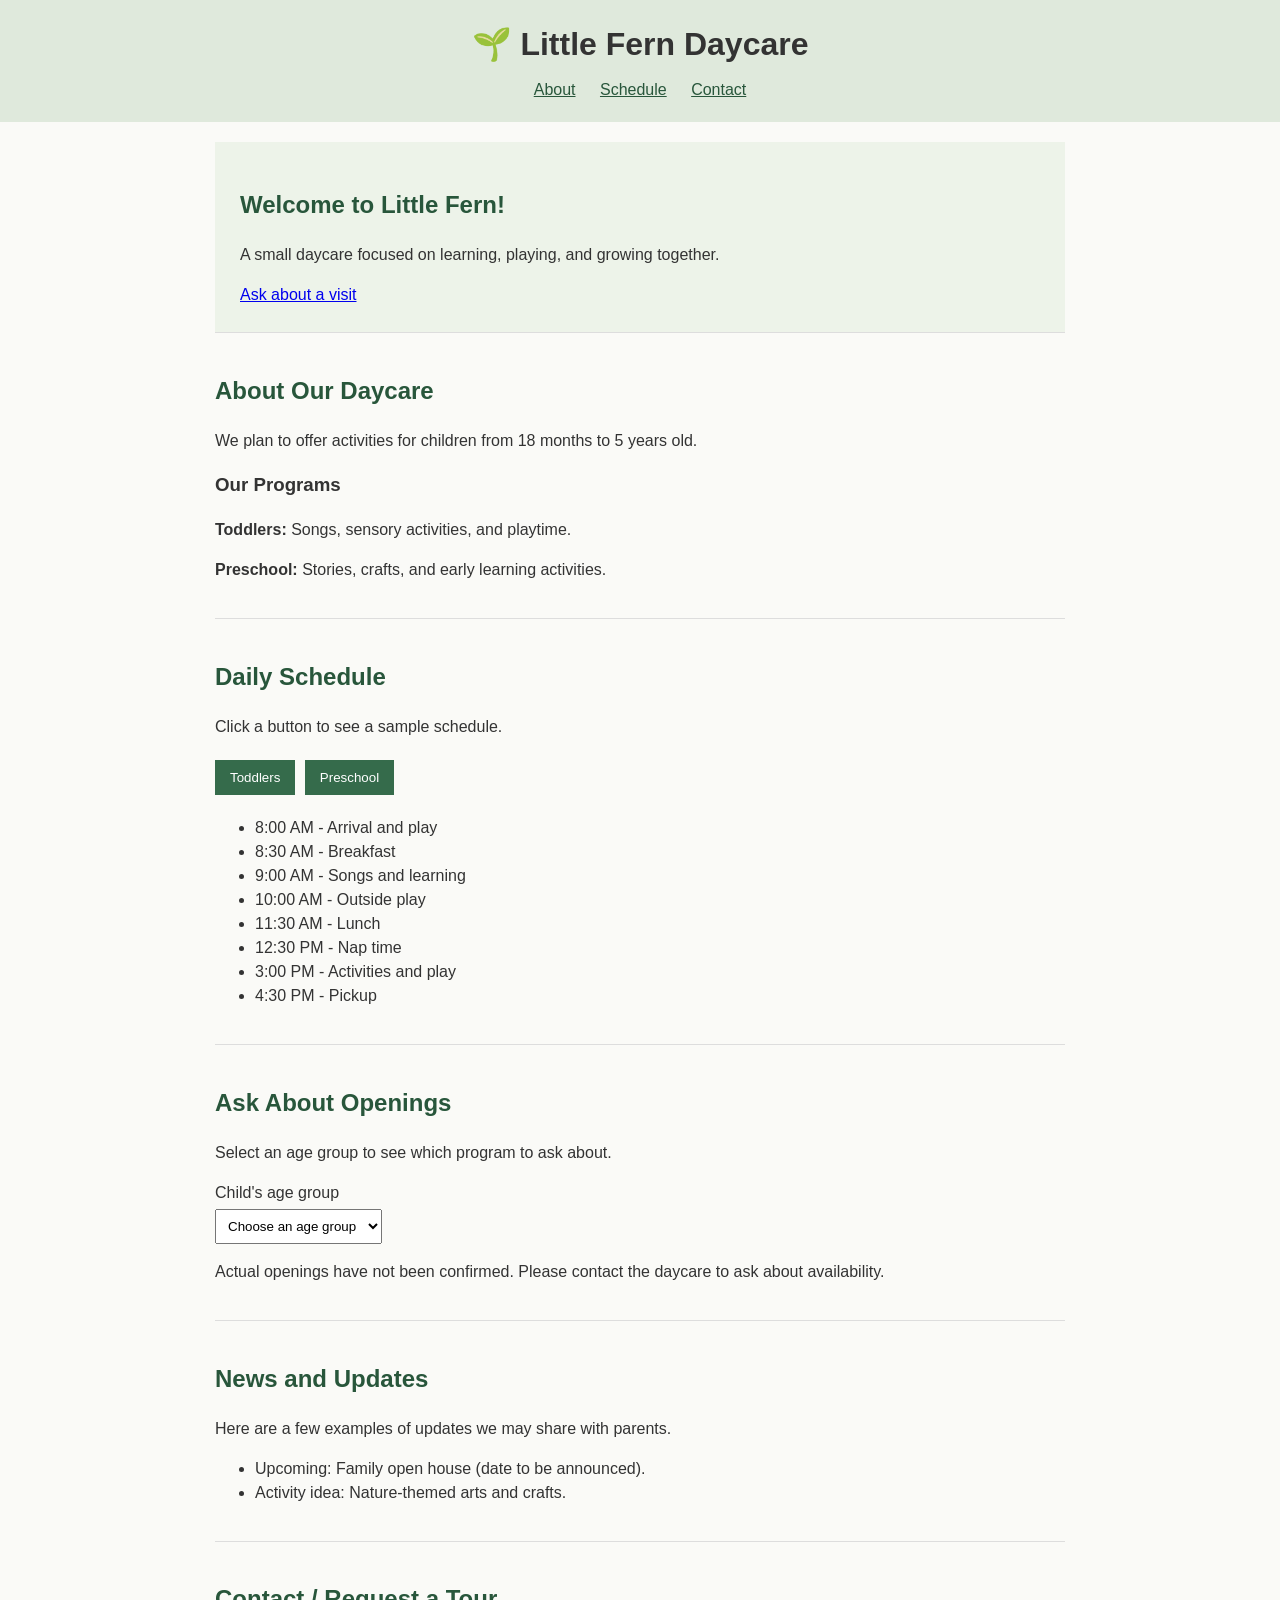
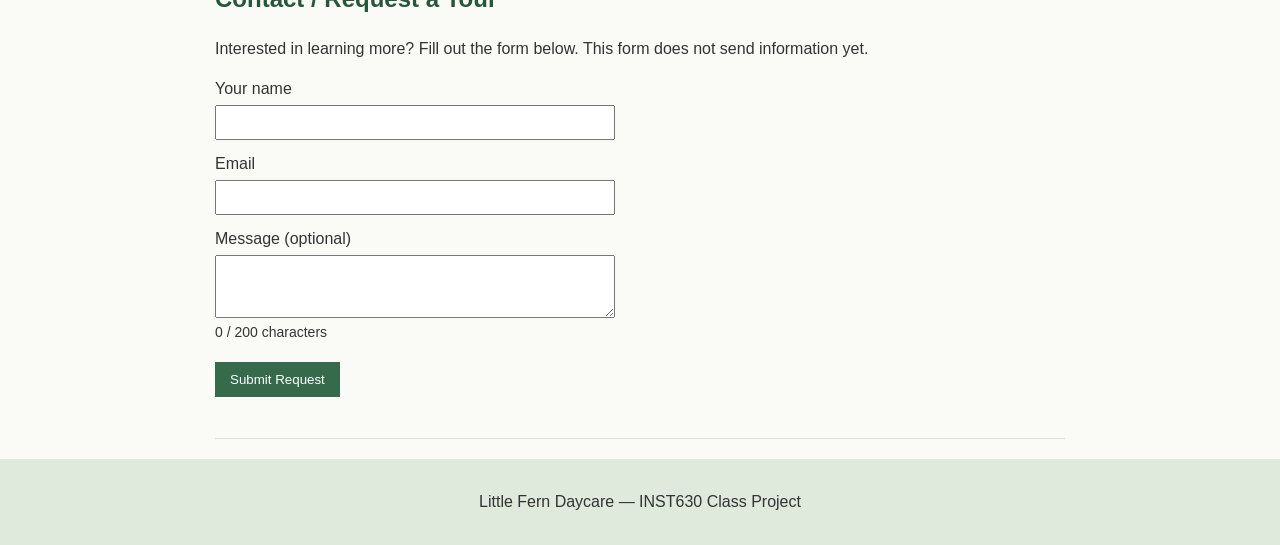
<file: little-fern-daycare/index.html>
<!DOCTYPE html>
<html lang="en">
<head>
  <meta charset="UTF-8">
  <meta name="viewport" content="width=device-width, initial-scale=1.0">
  <title>Little Fern Daycare</title>
  <link rel="stylesheet" href="style.css">
  <script src="script.js" defer></script>
</head>
<body>
  <header>
    <h1>🌱 Little Fern Daycare</h1>
    <nav>
      <a href="#about">About</a>
      <a href="#schedule">Schedule</a>
      <a href="#contact">Contact</a>
    </nav>
  </header>

  <main>
    <section class="welcome">
      <h2>Welcome to Little Fern!</h2>
      <p>A small daycare focused on learning, playing, and growing together.</p>
      <a href="#contact">Ask about a visit</a>
    </section>

    <section id="about">
      <h2>About Our Daycare</h2>
      <p>We plan to offer activities for children from 18 months to 5 years old.</p>
      <h3>Our Programs</h3>
      <p><strong>Toddlers:</strong> Songs, sensory activities, and playtime.</p>
      <p><strong>Preschool:</strong> Stories, crafts, and early learning activities.</p>
    </section>

    <section id="schedule">
      <h2>Daily Schedule</h2>
      <p>Click a button to see a sample schedule.</p>
      <button id="toddler-btn">Toddlers</button>
      <button id="preschool-btn">Preschool</button>
      <ul id="schedule-list"></ul>
    </section>

    <section id="availability">
      <h2>Ask About Openings</h2>
      <p>Select an age group to see which program to ask about.</p>

      <label for="age-group">Child's age group</label>
      <select id="age-group">
        <option value="">Choose an age group</option>
        <option value="toddlers">18 months to 3 years</option>
        <option value="preschool">3 to 5 years</option>
      </select>

      <p id="availability-result" aria-live="polite"></p>
      <p>Actual openings have not been confirmed. Please contact the daycare to ask about availability.</p>
    </section>

    <section id="updates">
      <h2>News and Updates</h2>
      <p>Here are a few examples of updates we may share with parents.</p>
      <ul>
        <li>Upcoming: Family open house (date to be announced).</li>
        <li>Activity idea: Nature-themed arts and crafts.</li>
      </ul>
    </section>

    <section id="contact">
      <h2>Contact / Request a Tour</h2>
      <p>Interested in learning more? Fill out the form below. This form does not send information yet.</p>

      <form id="tour-form">
        <label for="name">Your name</label>
        <input type="text" id="name" required>

        <label for="email">Email</label>
        <input type="email" id="email" required>

        <label for="message">Message (optional)</label>
        <textarea id="message" rows="3" maxlength="200"></textarea>
        <p id="character-count">0 / 200 characters</p>

        <button type="submit">Submit Request</button>
      </form>

      <p id="confirmation" aria-live="polite"></p>
    </section>
  </main>

  <footer>
    <p>Little Fern Daycare — INST630 Class Project</p>
  </footer>
</body>
</html>
</file>
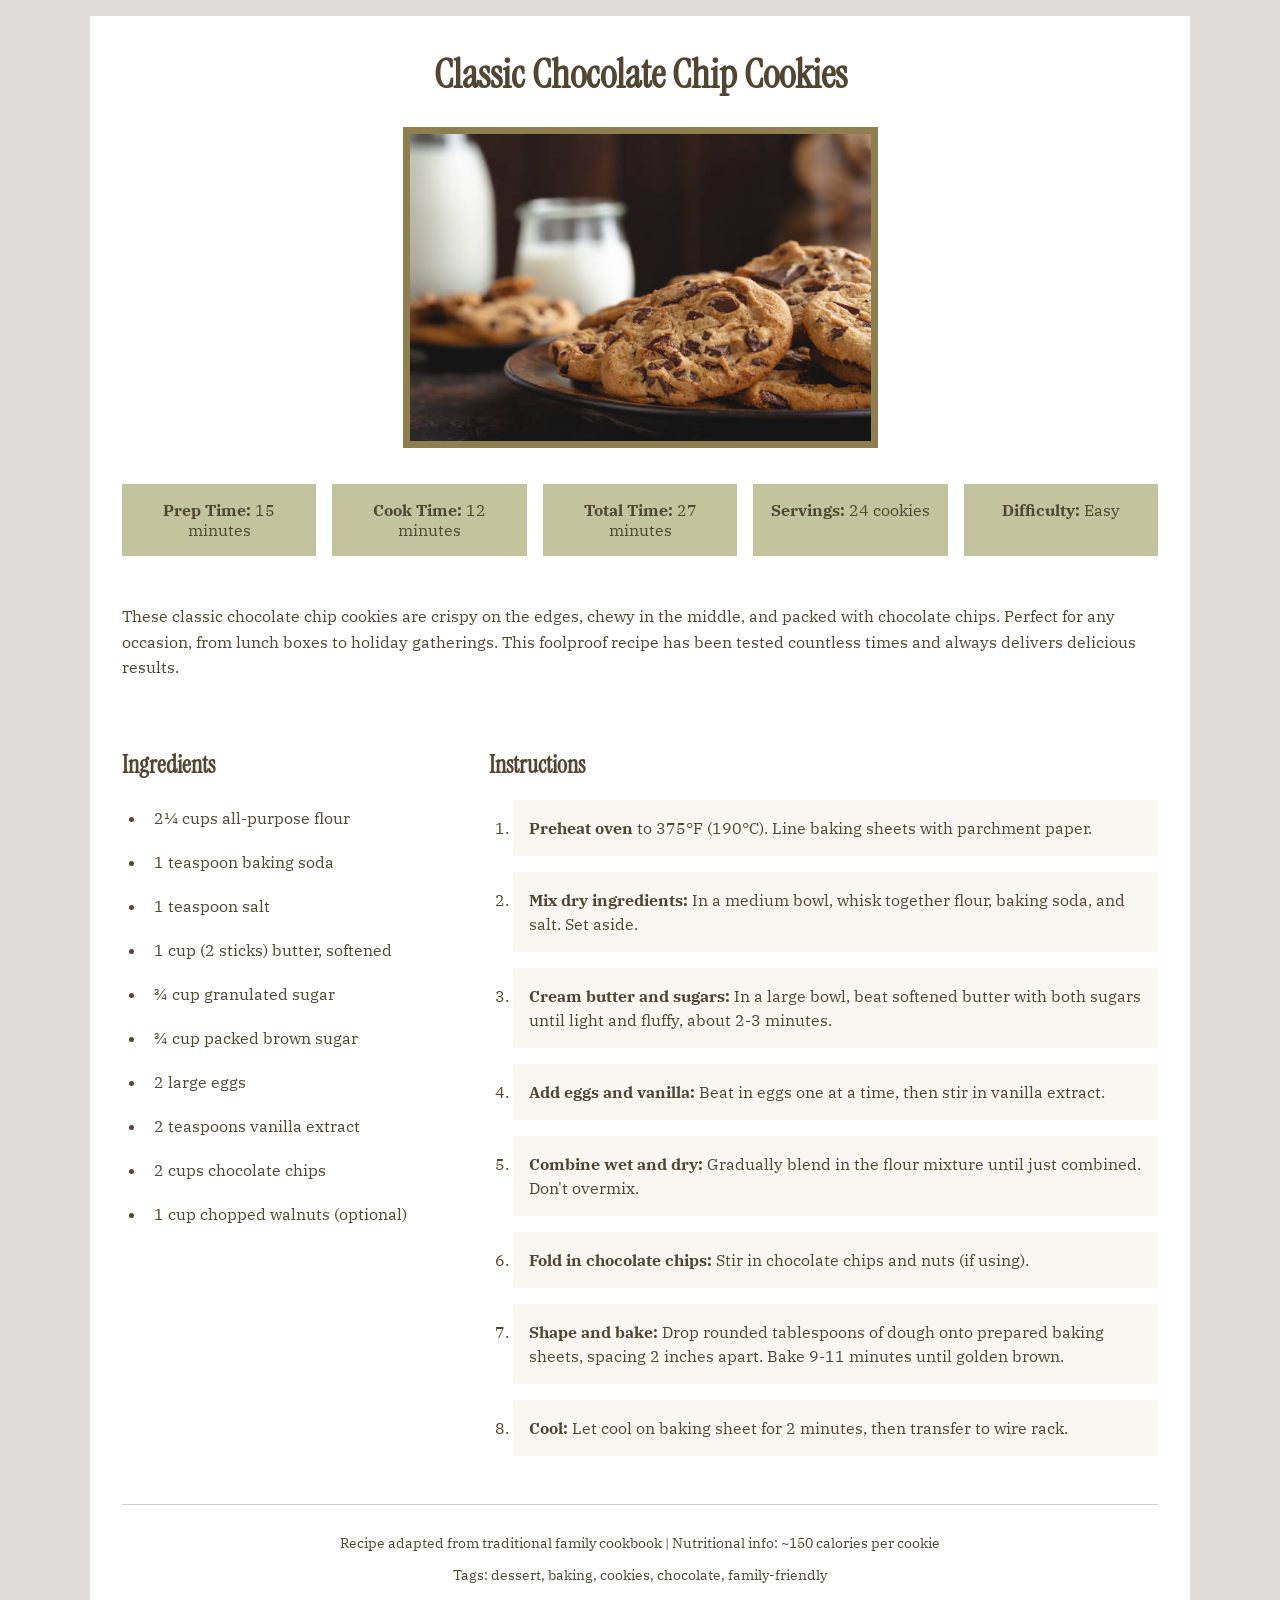
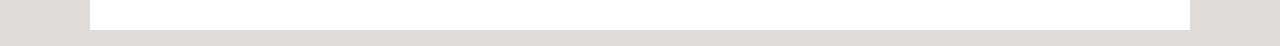
<file: recipe/index.html>
<!DOCTYPE html>
<html lang="en">
<head>
    <meta name="viewport" content="width=device-width, initial-scale=1.0">
    <title>Recipe Card Assignment - Make This Beautiful!</title>

    <link rel="preconnect" href="https://fonts.googleapis.com">
    <link rel="preconnect" href="https://fonts.gstatic.com" crossorigin>
    <link href="https://fonts.googleapis.com/css2?family=IBM+Plex+Serif:wght@400;600;700&family=Instrument+Serif&display=swap" rel="stylesheet">

    <link rel="stylesheet" href="style.css">
</head>
<body>
    <main class="recipe-container">
        <!-- Recipe Header Section -->
        <header class="recipe-header">
            <h1 class="recipe-title">Classic Chocolate Chip Cookies</h1>
            <img src="cookie_1.jpg" 
                 alt="Golden brown chocolate chip cookies on a cooling rack" 
                 class="recipe-image">
        </header>

        <!-- Recipe Meta Information -->
        <section class="recipe-meta">
            <div class="meta-item">
                <strong>Prep Time:</strong> 15 minutes
            </div>
            <div class="meta-item">
                <strong>Cook Time:</strong> 12 minutes
            </div>
            <div class="meta-item">
                <strong>Total Time:</strong> 27 minutes
            </div>
            <div class="meta-item">
                <strong>Servings:</strong> 24 cookies
            </div>
            <div class="meta-item">
                <strong>Difficulty:</strong> Easy
            </div>
        </section>

        <!-- Recipe Description -->
        <section class="recipe-description">
            <p>These classic chocolate chip cookies are crispy on the edges, chewy in the middle, and packed with chocolate chips. Perfect for any occasion, from lunch boxes to holiday gatherings. This foolproof recipe has been tested countless times and always delivers delicious results.</p>
        </section>

        <!-- Ingredients Section -->
        <section class="ingredients-section">
            <h2>Ingredients</h2>
            <ul class="ingredients-list">
                <li>2¼ cups all-purpose flour</li>
                <li>1 teaspoon baking soda</li>
                <li>1 teaspoon salt</li>
                <li>1 cup (2 sticks) butter, softened</li>
                <li>¾ cup granulated sugar</li>
                <li>¾ cup packed brown sugar</li>
                <li>2 large eggs</li>
                <li>2 teaspoons vanilla extract</li>
                <li>2 cups chocolate chips</li>
                <li>1 cup chopped walnuts (optional)</li>
            </ul>
        </section>

        <!-- Instructions Section -->
        <section class="instructions-section">
            <h2>Instructions</h2>
            <ol class="instructions-list">
                <li class="instruction-step">
                    <strong>Preheat oven</strong> to 375°F (190°C). Line baking sheets with parchment paper.
                </li>
                <li class="instruction-step">
                    <strong>Mix dry ingredients:</strong> In a medium bowl, whisk together flour, baking soda, and salt. Set aside.
                </li>
                <li class="instruction-step">
                    <strong>Cream butter and sugars:</strong> In a large bowl, beat softened butter with both sugars until light and fluffy, about 2-3 minutes.
                </li>
                <li class="instruction-step">
                    <strong>Add eggs and vanilla:</strong> Beat in eggs one at a time, then stir in vanilla extract.
                </li>
                <li class="instruction-step">
                    <strong>Combine wet and dry:</strong> Gradually blend in the flour mixture until just combined. Don't overmix.
                </li>
                <li class="instruction-step">
                    <strong>Fold in chocolate chips:</strong> Stir in chocolate chips and nuts (if using).
                </li>
                <li class="instruction-step">
                    <strong>Shape and bake:</strong> Drop rounded tablespoons of dough onto prepared baking sheets, spacing 2 inches apart. Bake 9-11 minutes until golden brown.
                </li>
                <li class="instruction-step">
                    <strong>Cool:</strong> Let cool on baking sheet for 2 minutes, then transfer to wire rack.
                </li>
            </ol>
        </section>

        <!-- Recipe Footer -->
        <footer class="recipe-footer">
            <p>Recipe adapted from traditional family cookbook | Nutritional info: ~150 calories per cookie</p>
            <p>Tags: dessert, baking, cookies, chocolate, family-friendly</p>
        </footer>
    </main>

    
</body>
</html>
</file>
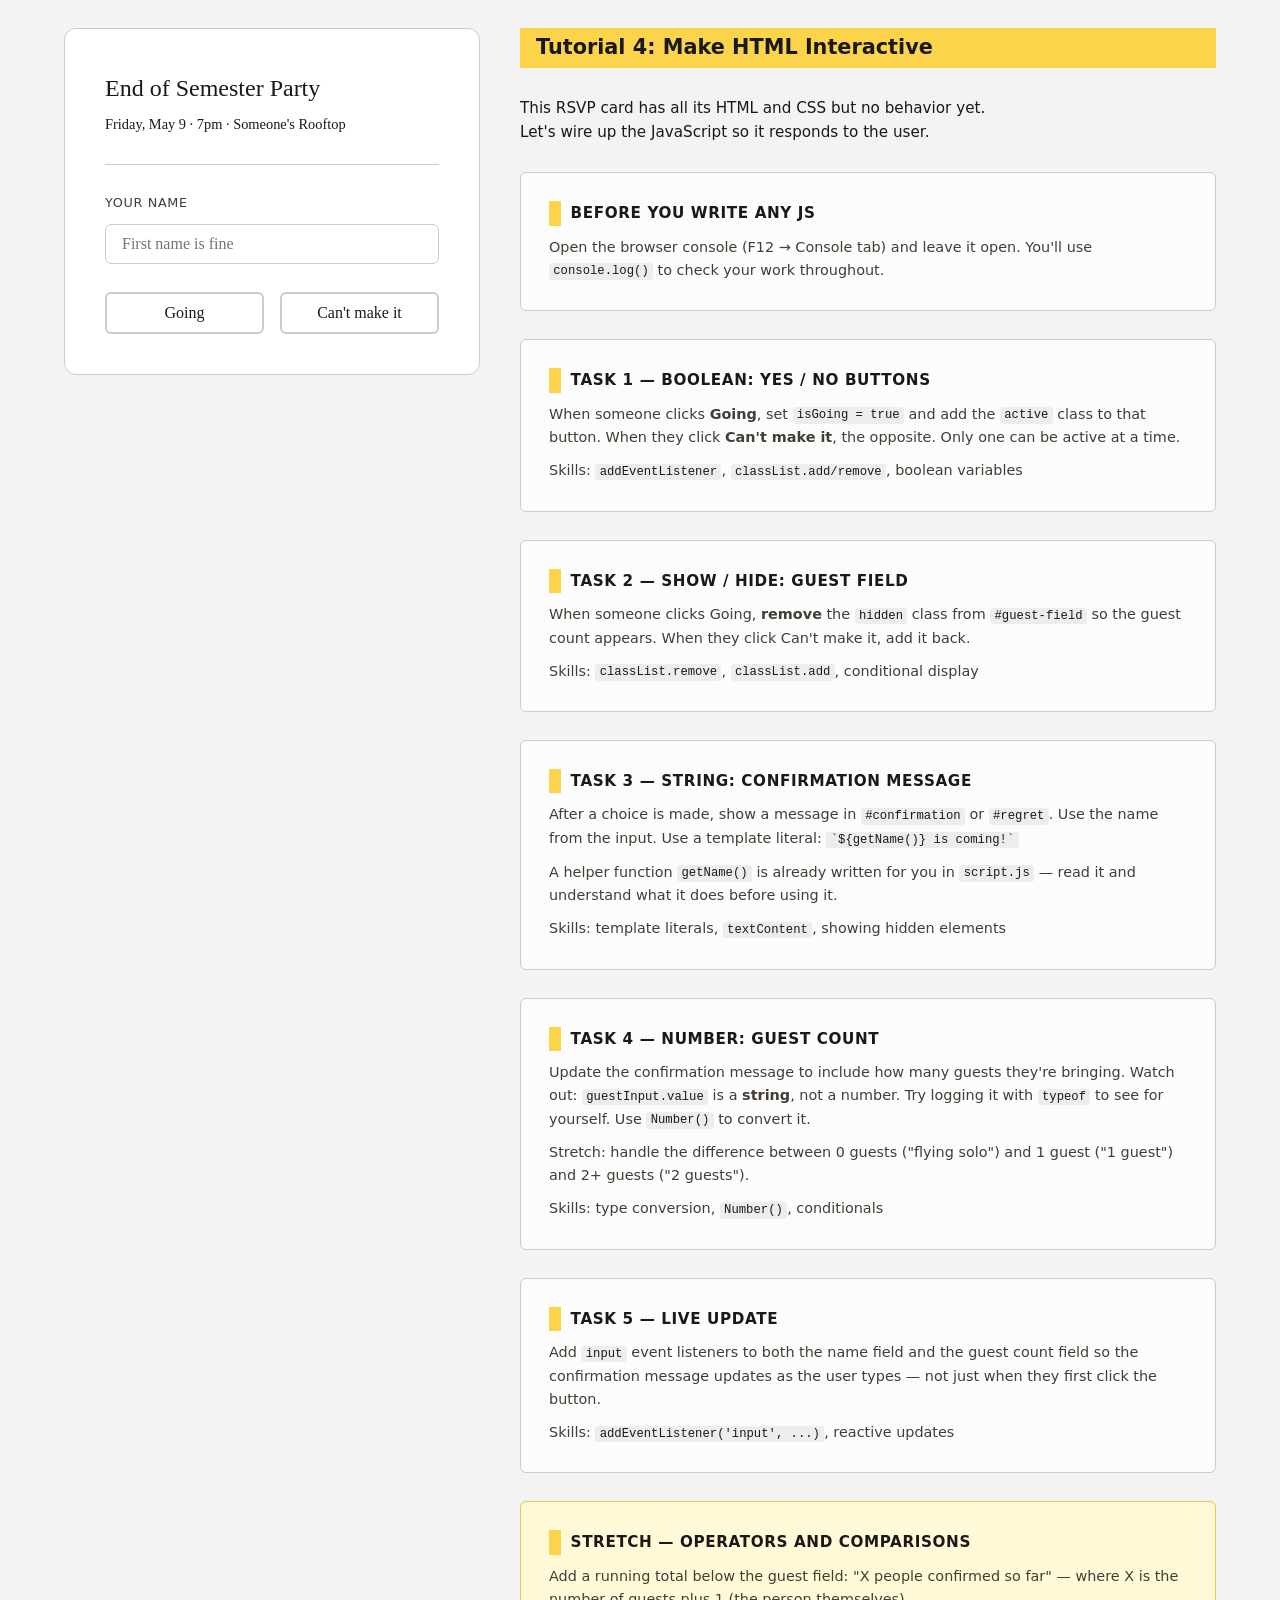
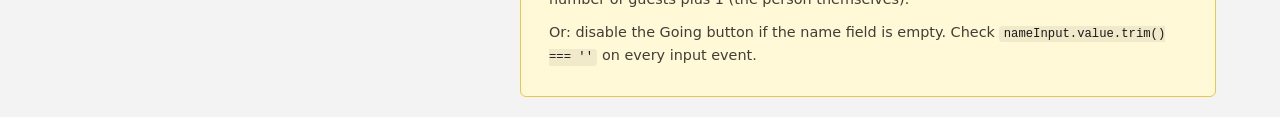
<file: tutorial_4/index.html>
<!DOCTYPE html>
<html lang="en">
<head>
  <meta charset="UTF-8">
  <meta name="viewport" content="width=device-width, initial-scale=1.0">
  <title>Tutorial 4: JavaScript Fundamentals</title>
  <link rel="stylesheet" href="style.css">
</head>
<body>

  <div class="page">

    <!-- ── left: the RSVP card ──────────────────────────────── -->
    <div class="card" id="rsvp-card">

      <div class="event-header">
        <h1 class="event-title">End of Semester Party</h1>
        <p class="event-meta">Friday, May 9 &middot; 7pm &middot; Someone's Rooftop</p>
      </div>

      <!-- string: name -->
      <div class="field">
        <label for="name-input">Your name</label>
        <input type="text" id="name-input" placeholder="First name is fine">
      </div>

      <!-- boolean: going or not -->
      <div class="rsvp-buttons">
        <button class="btn btn-yes" id="btn-yes">Going</button>
        <button class="btn btn-no"  id="btn-no">Can't make it</button>
      </div>

      <!-- number: guest count, hidden until yes -->
      <div class="guest-field hidden" id="guest-field">
        <label for="guest-input">Bringing anyone?</label>
        <input type="number" id="guest-input" value="0" min="0" max="10">
        <!-- 
          Note: type="number" still gives you a STRING from .value
          You have to convert it. We'll see this below.
        -->
      </div>

      <!-- confirmation messages, hidden until a choice is made -->
      <div class="confirmation hidden" id="confirmation"></div>
      <div class="regret     hidden" id="regret"></div>

    </div>

    <!-- ── right: tasks panel ───────────────────────────────── -->
    <aside class="tasks-panel">

      <h2>Tutorial 4: Make HTML Interactive</h2>
      <p class="intro">
        This RSVP card has all its HTML and CSS but no behavior yet. <br />
        Let's wire up the JavaScript so it responds to the user.
      </p>

      <div class="task-group">
        <h3>Before you write any JS</h3>
        <p>Open the browser console (F12 → Console tab) and leave it open. 
           You'll use <code>console.log()</code> to check your work throughout.</p>
      </div>

      <div class="task-group">
        <h3>Task 1 — Boolean: Yes / No buttons</h3>
        <p>
          When someone clicks <strong>Going</strong>, set <code>isGoing = true</code>
          and add the <code>active</code> class to that button.
          When they click <strong>Can't make it</strong>, the opposite.
          Only one can be active at a time.
        </p>
        <p>Skills: <code>addEventListener</code>, <code>classList.add/remove</code>, boolean variables</p>
      </div>

      <div class="task-group">
        <h3>Task 2 — Show / hide: guest field</h3>
        <p>
          When someone clicks Going, <strong>remove</strong> the <code>hidden</code> class
          from <code>#guest-field</code> so the guest count appears.
          When they click Can't make it, add it back.
        </p>
        <p>Skills: <code>classList.remove</code>, <code>classList.add</code>, conditional display</p>
      </div>

      <div class="task-group">
        <h3>Task 3 — String: confirmation message</h3>
        <p>
          After a choice is made, show a message in <code>#confirmation</code> or 
          <code>#regret</code>. Use the name from the input.
          Use a template literal: <code>`${getName()} is coming!`</code>
        </p>
        <p>
          A helper function <code>getName()</code> is already written for you in 
          <code>script.js</code> — read it and understand what it does before using it.
        </p>
        <p>Skills: template literals, <code>textContent</code>, showing hidden elements</p>
      </div>

      <div class="task-group">
        <h3>Task 4 — Number: guest count</h3>
        <p>
          Update the confirmation message to include how many guests they're bringing.
          Watch out: <code>guestInput.value</code> is a <strong>string</strong>, not a number.
          Try logging it with <code>typeof</code> to see for yourself.
          Use <code>Number()</code> to convert it.
        </p>
        <p>
          Stretch: handle the difference between 0 guests ("flying solo") and 
          1 guest ("1 guest") and 2+ guests ("2 guests").
        </p>
        <p>Skills: type conversion, <code>Number()</code>, conditionals</p>
      </div>

      <div class="task-group">
        <h3>Task 5 — Live update</h3>
        <p>
          Add <code>input</code> event listeners to both the name field and the guest
          count field so the confirmation message updates as the user types —
          not just when they first click the button.
        </p>
        <p>Skills: <code>addEventListener('input', ...)</code>, reactive updates</p>
      </div>

      <div class="task-group task-stretch">
        <h3>Stretch — Operators and comparisons</h3>
        <p>
          Add a running total below the guest field: 
          "X people confirmed so far" — where X is the number of guests plus 1 (the person themselves).
        </p>
        <p>
          Or: disable the Going button if the name field is empty.
          Check <code>nameInput.value.trim() === ''</code> on every input event.
        </p>
      </div>

    </aside>

  </div>

  <script src="script.js"></script>
</body>
</html>
</file>
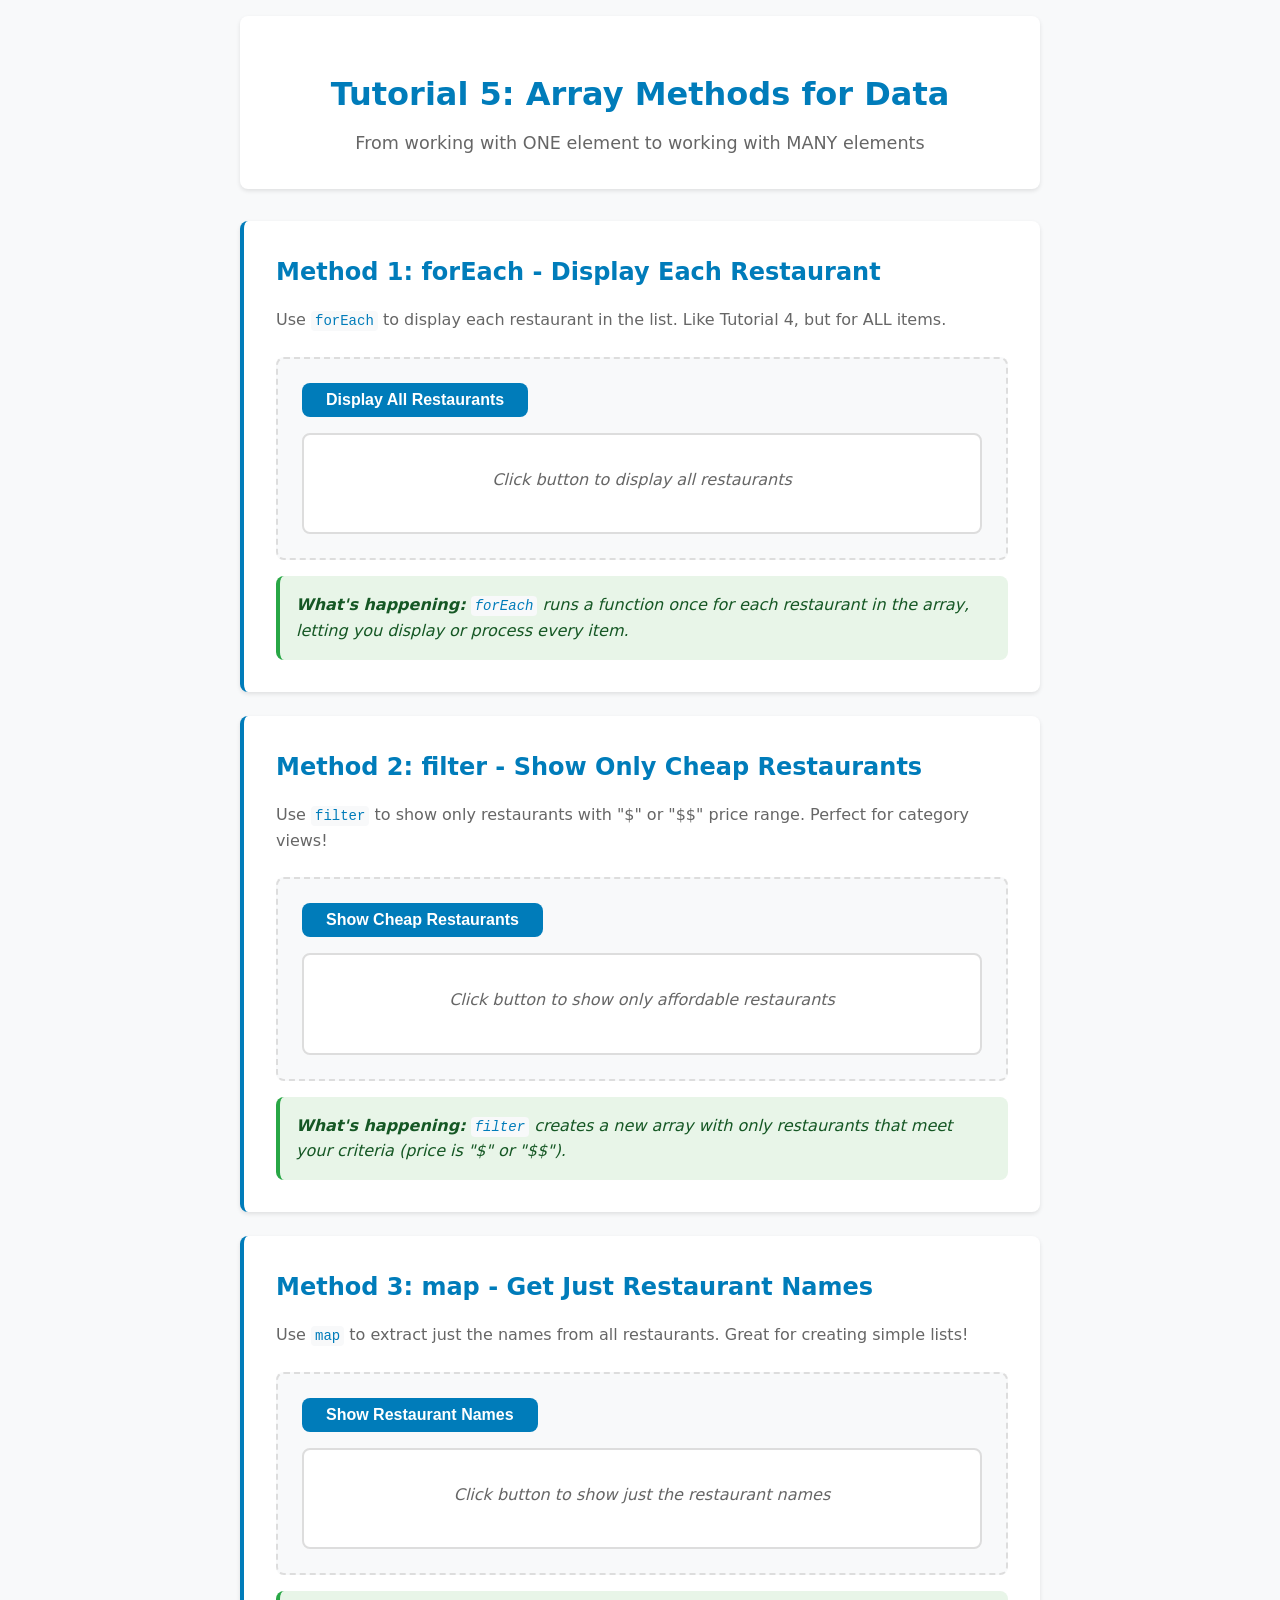
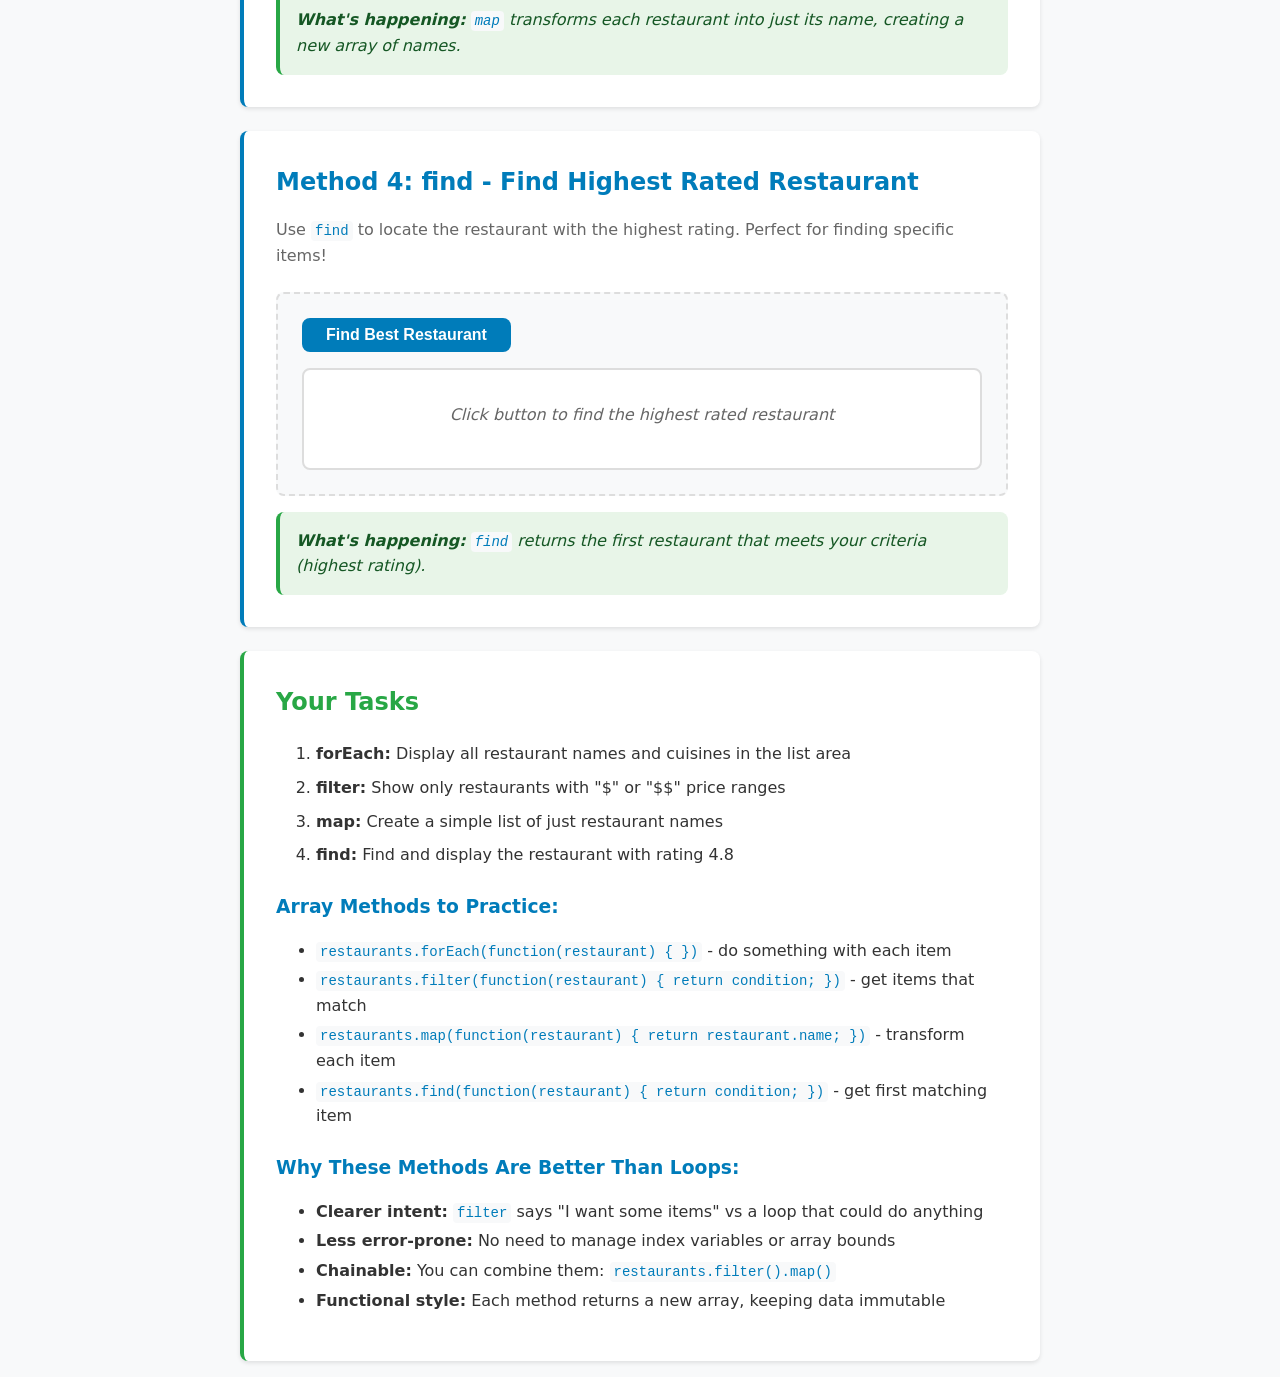
<file: tutorial_5/index.html>
<!DOCTYPE html>
<html lang="en">
<head>
    <meta charset="UTF-8">
    <meta name="viewport" content="width=device-width, initial-scale=1.0">
    <title>Tutorial 5: Array Methods for Data</title>
    <link rel="stylesheet" href="style.css">
</head>
<body>
    <div class="container">
        <header>
            <h1>Tutorial 5: Array Methods for Data</h1>
            <p>From working with ONE element to working with MANY elements</p>
        </header>

        <!-- Method 1: forEach - Do something to each item -->
        <section class="method-section">
            <h2>Method 1: forEach - Display Each Restaurant</h2>
            <p>Use <code>forEach</code> to display each restaurant in the list. Like Tutorial 4, but for ALL items.</p>
            
            <div class="demo-area">
                <button id="display-button" class="method-button">Display All Restaurants</button>
                <div id="restaurant-list" class="result-area">
                    <p class="placeholder">Click button to display all restaurants</p>
                </div>
            </div>
            
            <div class="explanation">
                <p><strong>What's happening:</strong> <code>forEach</code> runs a function once for each restaurant in the array, letting you display or process every item.</p>
            </div>
        </section>

        <!-- Method 2: filter - Show only items that match criteria -->
        <section class="method-section">
            <h2>Method 2: filter - Show Only Cheap Restaurants</h2>
            <p>Use <code>filter</code> to show only restaurants with "$" or "$$" price range. Perfect for category views!</p>
            
            <div class="demo-area">
                <button id="filter-button" class="method-button">Show Cheap Restaurants</button>
                <div id="filtered-list" class="result-area">
                    <p class="placeholder">Click button to show only affordable restaurants</p>
                </div>
            </div>
            
            <div class="explanation">
                <p><strong>What's happening:</strong> <code>filter</code> creates a new array with only restaurants that meet your criteria (price is "$" or "$$").</p>
            </div>
        </section>

        <!-- Method 3: map - Transform data to get specific information -->
        <section class="method-section">
            <h2>Method 3: map - Get Just Restaurant Names</h2>
            <p>Use <code>map</code> to extract just the names from all restaurants. Great for creating simple lists!</p>
            
            <div class="demo-area">
                <button id="map-button" class="method-button">Show Restaurant Names</button>
                <div id="mapped-list" class="result-area">
                    <p class="placeholder">Click button to show just the restaurant names</p>
                </div>
            </div>
            
            <div class="explanation">
                <p><strong>What's happening:</strong> <code>map</code> transforms each restaurant into just its name, creating a new array of names.</p>
            </div>
        </section>

        <!-- Method 4: find - Get one specific item -->
        <section class="method-section">
            <h2>Method 4: find - Find Highest Rated Restaurant</h2>
            <p>Use <code>find</code> to locate the restaurant with the highest rating. Perfect for finding specific items!</p>
            
            <div class="demo-area">
                <button id="find-button" class="method-button">Find Best Restaurant</button>
                <div id="found-item" class="result-area">
                    <p class="placeholder">Click button to find the highest rated restaurant</p>
                </div>
            </div>
            
            <div class="explanation">
                <p><strong>What's happening:</strong> <code>find</code> returns the first restaurant that meets your criteria (highest rating).</p>
            </div>
        </section>

        <!-- Tutorial Instructions -->
        <section class="tutorial-instructions">
            <h2>Your Tasks</h2>
            <ol>
                <li><strong>forEach:</strong> Display all restaurant names and cuisines in the list area</li>
                <li><strong>filter:</strong> Show only restaurants with "$" or "$$" price ranges</li>
                <li><strong>map:</strong> Create a simple list of just restaurant names</li>
                <li><strong>find:</strong> Find and display the restaurant with rating 4.8</li>
            </ol>
            
            <h3>Array Methods to Practice:</h3>
            <ul>
                <li><code>restaurants.forEach(function(restaurant) { })</code> - do something with each item</li>
                <li><code>restaurants.filter(function(restaurant) { return condition; })</code> - get items that match</li>
                <li><code>restaurants.map(function(restaurant) { return restaurant.name; })</code> - transform each item</li>
                <li><code>restaurants.find(function(restaurant) { return condition; })</code> - get first matching item</li>
            </ul>
            
            <h3>Why These Methods Are Better Than Loops:</h3>
            <ul>
                <li><strong>Clearer intent:</strong> <code>filter</code> says "I want some items" vs a loop that could do anything</li>
                <li><strong>Less error-prone:</strong> No need to manage index variables or array bounds</li>
                <li><strong>Chainable:</strong> You can combine them: <code>restaurants.filter().map()</code></li>
                <li><strong>Functional style:</strong> Each method returns a new array, keeping data immutable</li>
            </ul>
        </section>
    </div>

    <script src="script.js" defer></script>
</body>
</html>
</file>
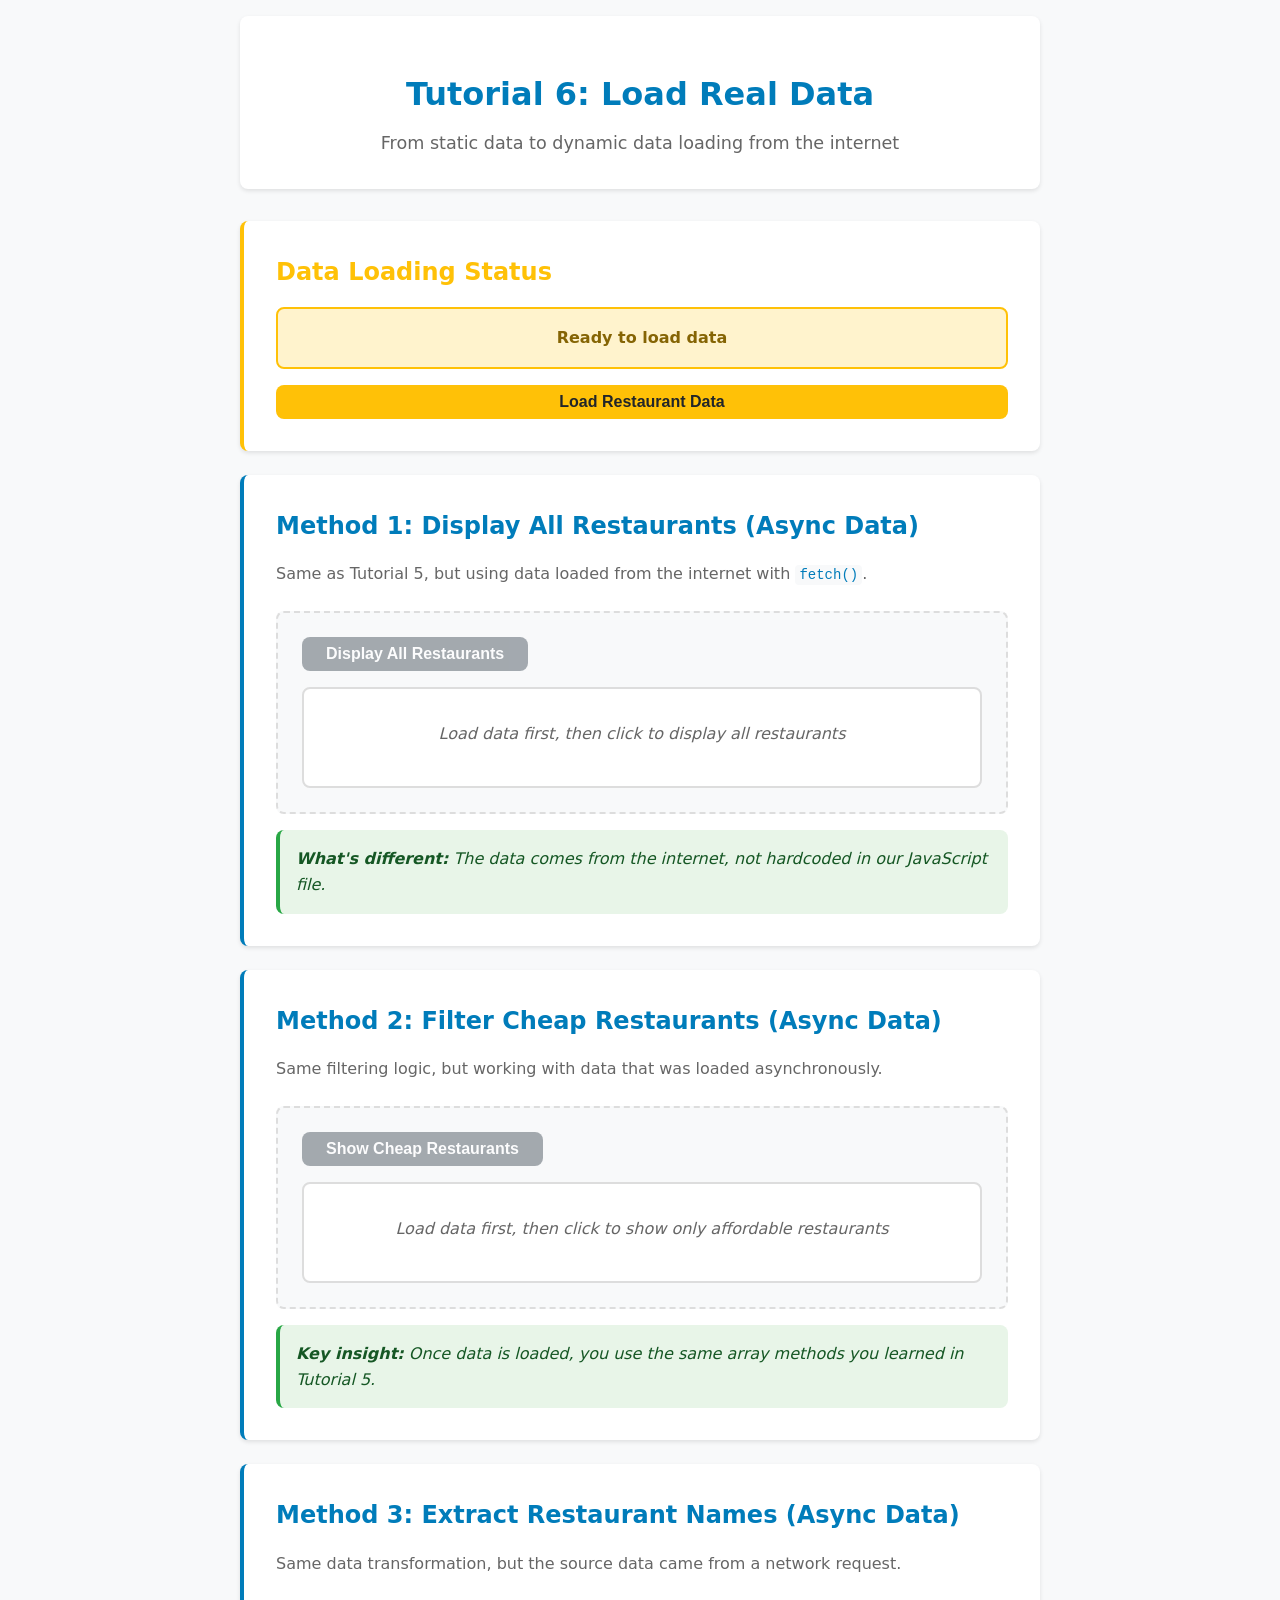
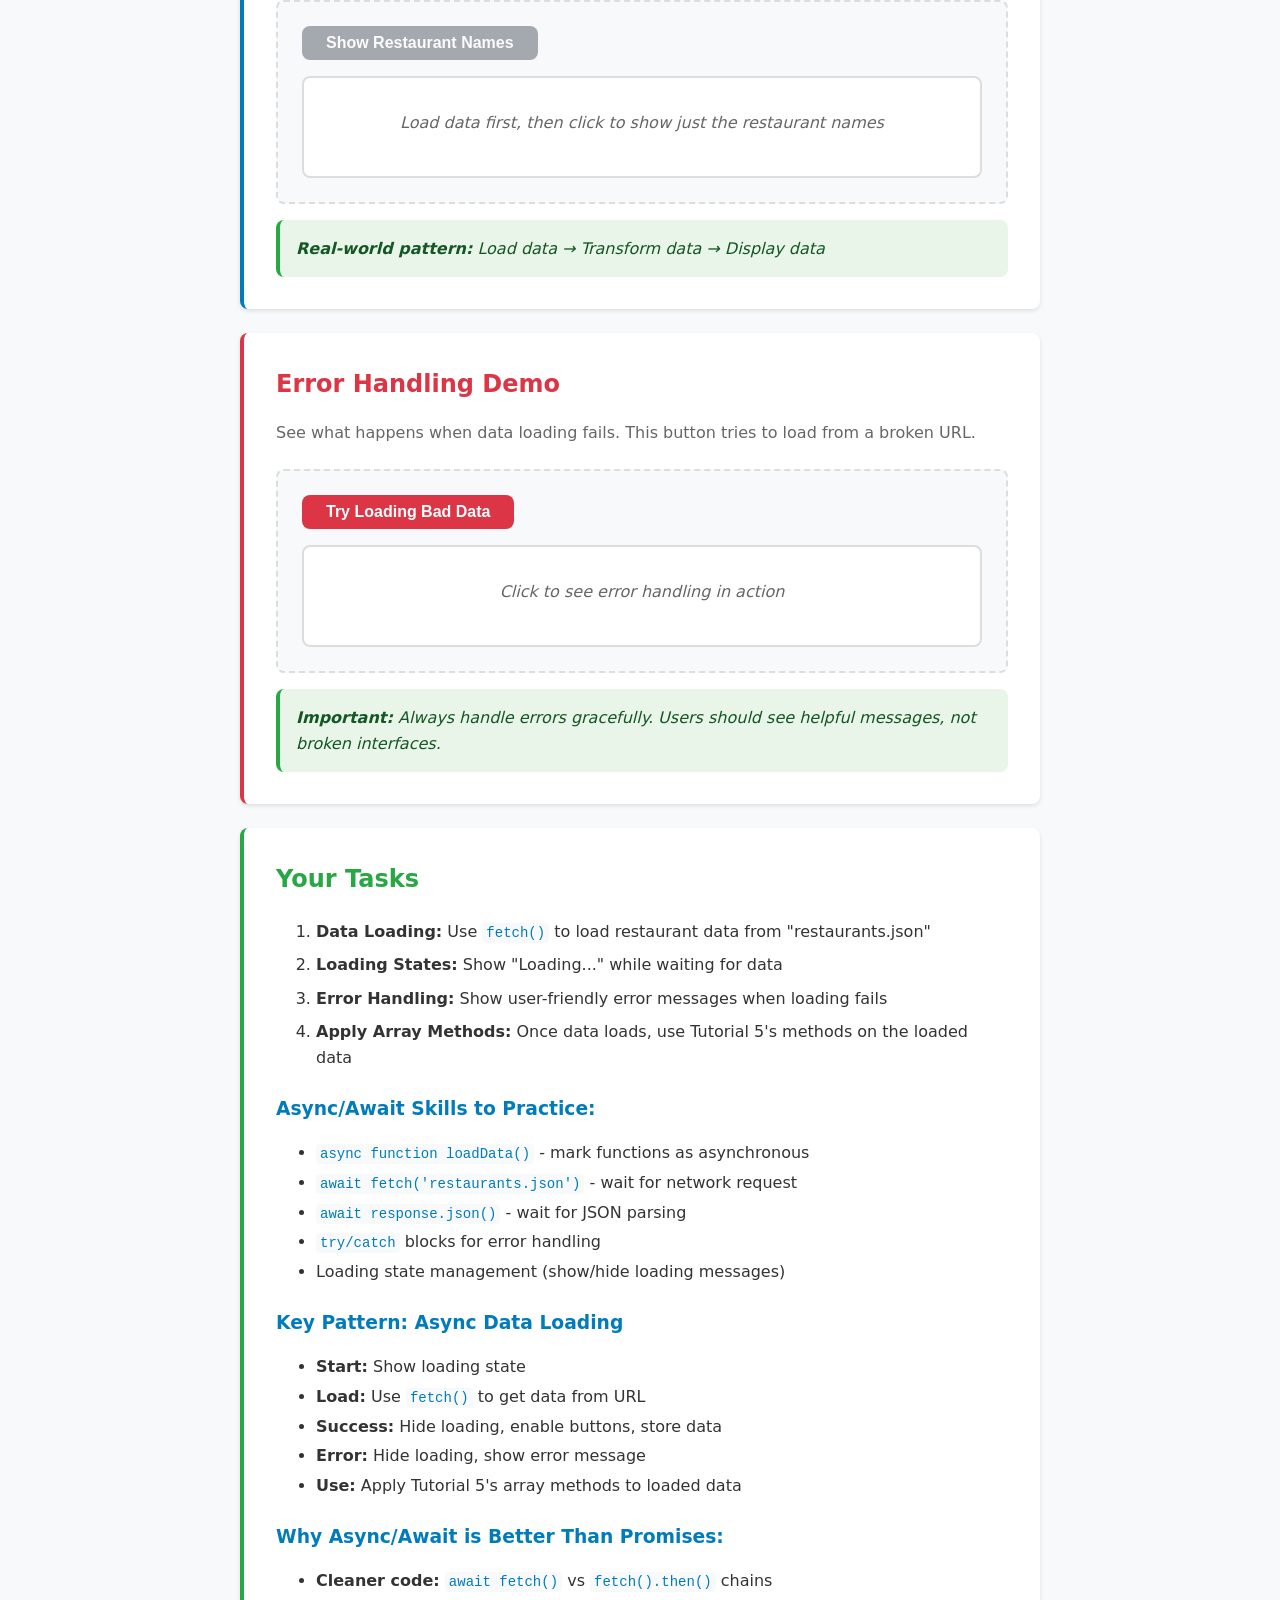
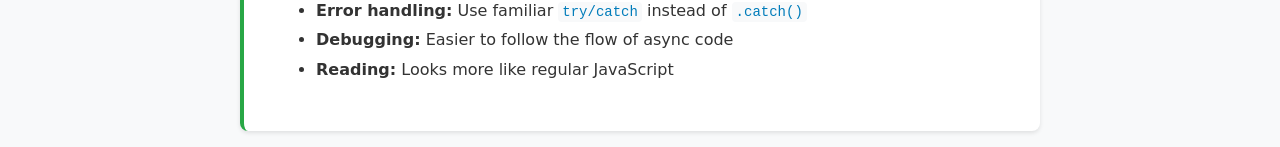
<file: tutorial_6/index.html>
<!DOCTYPE html>
<html lang="en">
<head>
    <meta charset="UTF-8">
    <meta name="viewport" content="width=device-width, initial-scale=1.0">
    <title>Tutorial 6: Load Real Data</title>
    <link rel="stylesheet" href="style.css">
</head>
<body>
    <div class="container">
        <header>
            <h1>Tutorial 6: Load Real Data</h1>
            <p>From static data to dynamic data loading from the internet</p>
        </header>

        <!-- Loading Status Section -->
        <section class="status-section">
            <h2>Data Loading Status</h2>
            <div id="loading-status" class="status-display">
                <p class="status-message">Ready to load data</p>
            </div>
            <button id="load-data-button" class="load-button">Load Restaurant Data</button>
        </section>

        <!-- Same functionality as Tutorial 5, but with async data -->
        
        <!-- Method 1: forEach with loaded data -->
        <section class="method-section">
            <h2>Method 1: Display All Restaurants (Async Data)</h2>
            <p>Same as Tutorial 5, but using data loaded from the internet with <code>fetch()</code>.</p>
            
            <div class="demo-area">
                <button id="display-button" class="method-button" disabled>Display All Restaurants</button>
                <div id="restaurant-list" class="result-area">
                    <p class="placeholder">Load data first, then click to display all restaurants</p>
                </div>
            </div>
            
            <div class="explanation">
                <p><strong>What's different:</strong> The data comes from the internet, not hardcoded in our JavaScript file.</p>
            </div>
        </section>

        <!-- Method 2: filter with loaded data -->
        <section class="method-section">
            <h2>Method 2: Filter Cheap Restaurants (Async Data)</h2>
            <p>Same filtering logic, but working with data that was loaded asynchronously.</p>
            
            <div class="demo-area">
                <button id="filter-button" class="method-button" disabled>Show Cheap Restaurants</button>
                <div id="filtered-list" class="result-area">
                    <p class="placeholder">Load data first, then click to show only affordable restaurants</p>
                </div>
            </div>
            
            <div class="explanation">
                <p><strong>Key insight:</strong> Once data is loaded, you use the same array methods you learned in Tutorial 5.</p>
            </div>
        </section>

        <!-- Method 3: map with loaded data -->
        <section class="method-section">
            <h2>Method 3: Extract Restaurant Names (Async Data)</h2>
            <p>Same data transformation, but the source data came from a network request.</p>
            
            <div class="demo-area">
                <button id="map-button" class="method-button" disabled>Show Restaurant Names</button>
                <div id="mapped-list" class="result-area">
                    <p class="placeholder">Load data first, then click to show just the restaurant names</p>
                </div>
            </div>
            
            <div class="explanation">
                <p><strong>Real-world pattern:</strong> Load data → Transform data → Display data</p>
            </div>
        </section>

        <!-- Error Handling Demo -->
        <section class="method-section error-demo">
            <h2>Error Handling Demo</h2>
            <p>See what happens when data loading fails. This button tries to load from a broken URL.</p>
            
            <div class="demo-area">
                <button id="error-button" class="error-button">Try Loading Bad Data</button>
                <div id="error-display" class="result-area">
                    <p class="placeholder">Click to see error handling in action</p>
                </div>
            </div>
            
            <div class="explanation">
                <p><strong>Important:</strong> Always handle errors gracefully. Users should see helpful messages, not broken interfaces.</p>
            </div>
        </section>

        <!-- Tutorial Instructions -->
        <section class="tutorial-instructions">
            <h2>Your Tasks</h2>
            <ol>
                <li><strong>Data Loading:</strong> Use <code>fetch()</code> to load restaurant data from "restaurants.json"</li>
                <li><strong>Loading States:</strong> Show "Loading..." while waiting for data</li>
                <li><strong>Error Handling:</strong> Show user-friendly error messages when loading fails</li>
                <li><strong>Apply Array Methods:</strong> Once data loads, use Tutorial 5's methods on the loaded data</li>
            </ol>
            
            <h3>Async/Await Skills to Practice:</h3>
            <ul>
                <li><code>async function loadData()</code> - mark functions as asynchronous</li>
                <li><code>await fetch('restaurants.json')</code> - wait for network request</li>
                <li><code>await response.json()</code> - wait for JSON parsing</li>
                <li><code>try/catch</code> blocks for error handling</li>
                <li>Loading state management (show/hide loading messages)</li>
            </ul>
            
            <h3>Key Pattern: Async Data Loading</h3>
            <ul>
                <li><strong>Start:</strong> Show loading state</li>
                <li><strong>Load:</strong> Use <code>fetch()</code> to get data from URL</li>
                <li><strong>Success:</strong> Hide loading, enable buttons, store data</li>
                <li><strong>Error:</strong> Hide loading, show error message</li>
                <li><strong>Use:</strong> Apply Tutorial 5's array methods to loaded data</li>
            </ul>
            
            <h3>Why Async/Await is Better Than Promises:</h3>
            <ul>
                <li><strong>Cleaner code:</strong> <code>await fetch()</code> vs <code>fetch().then()</code> chains</li>
                <li><strong>Error handling:</strong> Use familiar <code>try/catch</code> instead of <code>.catch()</code></li>
                <li><strong>Debugging:</strong> Easier to follow the flow of async code</li>
                <li><strong>Reading:</strong> Looks more like regular JavaScript</li>
            </ul>
        </section>
    </div>

    <script src="script.js"></script>
</body>
</html>
</file>
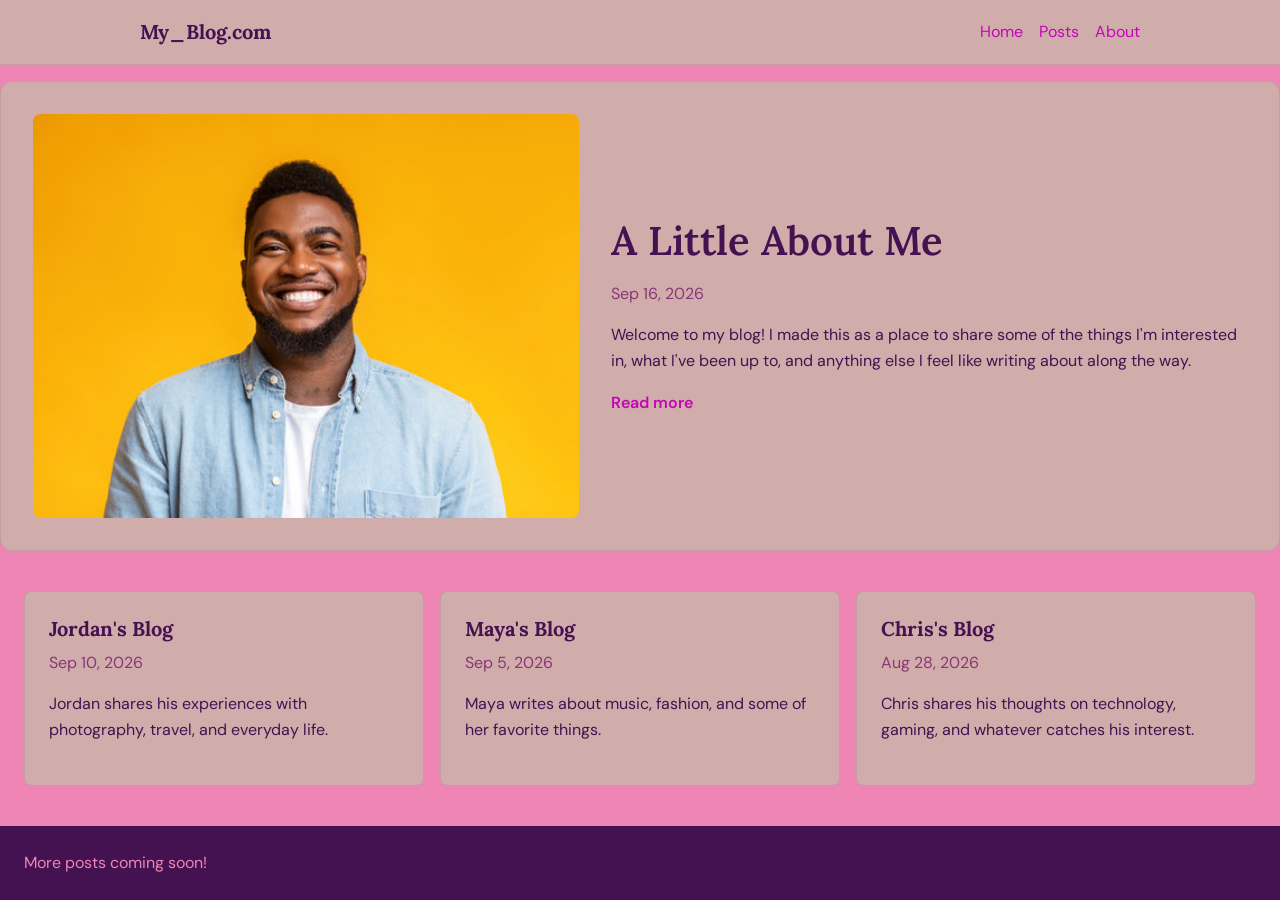
<file: tutorial_2/tutorial_2.html>
<!DOCTYPE html>
<html lang="en">
<head>
  <meta charset="UTF-8">
  <meta name="viewport" content="width=device-width, initial-scale=1.0">
  <title>My Blog</title>
  <link rel="stylesheet" href="style.css">
</head>
<body class="page-layout">
  <header class="site-header">
    <nav class="header-nav">
      <!-- Style this flexible nav component -->
      <span class="logo">My_Blog.com</span>
      <ul class="nav-links">
        <li><a href="#">Home</a></li>
        <li><a href="#">Posts</a></li>
        <li><a href="#">About</a></li>
      </ul>
    </nav>
  </header>
  <main class="hero-section">

    <div class="hero-image">
      <img src="blog-image.jpg" alt="Featured blog post image">
    </div>

    <div class="hero-content">
      <h1>A Little About Me</h1>

      <p class="post-date">
        <time datetime="2026-09-16">Sep 16, 2026</time>
      </p>

      <p>
        Welcome to my blog! I made this as a place to share some of the
    things I'm interested in, what I've been up to, and anything else
    I feel like writing about along the way.
      </p>

      <a class="read-more" href="#">Read more</a>
    </div>

  </main>
  
  <section class="list-section">

    <article class="list-item">
      <h2>Jordan's Blog</h2>
      <p class="post-date">Sep 10, 2026</p>
      <p>Jordan shares his experiences with photography, travel, and everyday life.</p>
    </article>

    <article class="list-item">
      <h2>Maya's Blog</h2>
      <p class="post-date">Sep 5, 2026</p>
      <p>Maya writes about music, fashion, and some of her favorite things.</p>
    </article>

    <article class="list-item">
      <h2>Chris's Blog</h2>
      <p class="post-date">Aug 28, 2026</p>
      <p>Chris shares his thoughts on technology, gaming, and whatever catches his interest.</p>
    </article>


    <!-- Add your repeating component in here -->
  </section>
  
  <footer class="site-footer">
    <p>More posts coming soon!</p>
  </footer>
</body>
</html>
</file>
<file: little-fern-daycare/style.css>
/* Basic styling for the Little Fern website */
body {
  font-family: Arial, sans-serif;
  margin: 0;
  color: #333;
  background-color: #fafaf7;
  line-height: 1.5;
}

header {
  background-color: #dfe9dc;
  padding: 20px;
  text-align: center;
}

header h1 { margin: 0 0 10px; }
nav a { margin: 0 10px; color: #28563b; }

main { max-width: 850px; margin: auto; padding: 20px; }
section { padding: 20px 0; border-bottom: 1px solid #ddd; }
.welcome { background-color: #edf3e9; padding: 25px; }
h2 { color: #28563b; }

button {
  background-color: #356b4b;
  color: white;
  border: none;
  padding: 10px 15px;
  margin: 5px 5px 5px 0;
  cursor: pointer;
}

button:hover { background-color: #244b34; }

label { display: block; margin-top: 12px; }

input, textarea {
  display: block;
  width: 100%;
  max-width: 400px;
  padding: 8px;
  box-sizing: border-box;
}

#confirmation { color: #28563b; font-weight: bold; }

footer {
  text-align: center;
  background-color: #dfe9dc;
  padding: 15px;
}

/* Small adjustment for phones */
@media (max-width: 600px) {
  main { padding: 10px; }
  nav a { margin: 0 5px; }
}

/* Give form fields a little room and show keyboard focus */
input, textarea { margin-top: 4px; }

a:focus, button:focus, input:focus, textarea:focus {
  outline: 2px solid #28563b;
  outline-offset: 2px;
}

/* Small additions for the new features */
select {
  display: block;
  padding: 8px;
  margin-top: 4px;
}

#availability-result {
  font-weight: bold;
  color: #28563b;
}

#character-count {
  font-size: 14px;
  margin-top: 4px;
}

select:focus {
  outline: 2px solid #28563b;
  outline-offset: 2px;
}
</file>
<file: recipe/style.css>
/* INTENTIONALLY UGLY STARTER STYLES */
/* These styles are very, very ugly. */
/* Time to make them attractive, legible, and usable */



/* Colors and spacing */
:root {
    /* chosen colora from coolors.co*/
    --dark-khaki: #524632;
    --faded-copper: #8F7E4F;
    --dry-sage: #C3C49E;
    --frosted-mint: #D8FFDD;
    --dust-grey: #DEDBD8;

    /* chosen fonts*/
    --font-heading: "Instrument Serif", serif;
    --font-body: "IBM Plex Serif", serif;

    --space-small: 0.5rem;
    --space-medium: 1rem;
    --space-large: 2rem;
}


* {
    box-sizing: border-box;
}


body {
    font-family: var(--font-body);
    background-color: var(--dust-grey);
    color: var(--dark-khaki);
    margin: 0;
    padding: var(--space-medium);
}

/* heading to chosen fonts*/
h1,
h2 {
    font-family: var(--font-heading);
}

h2 {
    color: var(--faded-copper);
}


.recipe-container {
    display: grid;

    grid-template-areas:
        "header"
        "meta"
        "description"
        "ingredients"
        "instructions"
        "footer";

    grid-template-columns: 1fr;

    background-color: white;
    max-width: 1100px;
    margin: 0 auto;
    padding: var(--space-large);
    gap: var(--space-large);
}


.recipe-header {
    grid-area: header;
    text-align: center;
}

.recipe-title {
    color: var(--dark-khaki);
    font-size: 2.5rem;
    margin-top: 0;
}


.recipe-meta {
    grid-area: meta;

    display: flex;
    flex-wrap: wrap;
    gap: var(--space-medium);
}

.meta-item {
    flex: 1 1 150px;
    background-color: var(--dry-sage);
    padding: var(--space-medium);
    text-align: center;
}


.recipe-description {
    grid-area: description;
    font-size: 1rem;
    line-height: 1.6;
}


.ingredients-section {
    grid-area: ingredients;
}

.ingredients-section h2 {
    color: var(--accent);
}

.ingredients-list {
    display: flex;
    flex-direction: column;
    gap: var(--space-small);
    padding-left: 1.5rem;
}

.ingredients-list li {
    padding: var(--space-small);
}


.instructions-section {
    grid-area: instructions;
}

.instructions-section h2 {
    color: var(--accent);
}

.instructions-list {
    display: flex;
    flex-direction: column;
    gap: var(--space-medium);
    padding-left: 1.5rem;
}

.instruction-step {
    background-color: #faf7f3;
    padding: var(--space-medium);
    line-height: 1.5;
}


.recipe-footer {
    grid-area: footer;
    border-top: 1px solid #cccccc;
    padding-top: var(--space-medium);
    text-align: center;
    font-size: 0.85rem;
}


.recipe-image {
    width: 100%;
    max-width: 475px;
    height: auto;
    border: 7px solid var(--faded-copper);
}


@media (min-width: 48rem) {

    .recipe-container {
        grid-template-columns: 1fr 2fr;

        grid-template-areas:
            "header header"
            "meta meta"
            "description description"
            "ingredients instructions"
            "footer footer";
    }

}
</file>
<file: tutorial_4/style.css>
/* =====================================================
   TUTORIAL 4: JAVASCRIPT FUNDAMENTALS
   Reinforcing: CSS variables, grid, flexbox
   ===================================================== */

:root {
    /* color */
    --color-bg: #f3f3f3;
    --color-card: #ffffff;
    --color-text: #1a1917;
    --color-muted: #433d34;
    --color-border: #cccccc;
    --color-accent: #fcd44b;

    --color-yes: #4a90a4;
    --color-yes-light: hsl(195, 38%, 92%);
    /* derived */
    --color-no: #e55a5a;
    --color-no-light: hsl(0, 70%, 93%);
    /* derived from red, same method */

    --color-task-bg: #fcfcfc;
    --color-task-border: #cccccc;
    --color-stretch: #fff9d8;

    /* spacing */
    --space-xs: 0.375rem;
    --space-sm: 0.625rem;
    --space-md: 1rem;
    --space-lg: 1.75rem;
    --space-xl: 2.5rem;

    /* shape */
    --radius: 0.75rem;
    --radius-sm: 0.375rem;
}

/* ── reset ──────────────────────────────────────────── */
*,
*::before,
*::after {
    box-sizing: border-box;
    margin: 0;
    padding: 0;
}

body {
    font-family: Georgia, serif;
    background: var(--color-bg);
    color: var(--color-text);
    min-height: 100vh;
    padding: var(--space-lg);
    line-height: 1.6;
}

/* ── page layout: card + tasks side by side ─────────── */
.page {
    display: grid;
    grid-template-columns: 26rem 1fr;
    gap: var(--space-xl);
    align-items: start;
    max-width: 72rem;
    margin: 0 auto;
}

@media (max-width: 52rem) {
    .page {
        grid-template-columns: 1fr;
    }
}

/* ── RSVP card ──────────────────────────────────────── */
.card {
    background: var(--color-card);
    border: 1px solid var(--color-border);
    border-radius: var(--radius);
    padding: var(--space-xl);
    display: grid;
    gap: var(--space-lg);
    position: sticky;
    top: var(--space-lg);
}

.event-header {
    display: grid;
    gap: var(--space-xs);
    padding-bottom: var(--space-lg);
    border-bottom: 1px solid var(--color-border);
}

.event-title {
    font-size: 1.5rem;
    font-weight: normal;
}

.event-meta {
    font-size: 0.9rem;
}

/* ── inputs ─────────────────────────────────────────── */
.field,
.guest-field {
    display: grid;
    gap: var(--space-sm);
}

label {
    font-size: 0.8rem;
    text-transform: uppercase;
    letter-spacing: 0.05em;
    color: var(--color-muted);
    font-family: system-ui, sans-serif;
}

input {
    border: 1px solid var(--color-border);
    border-radius: var(--radius-sm);
    padding: var(--space-sm) var(--space-md);
    font-family: inherit;
    font-size: 1rem;
    color: var(--color-text);
    width: 100%;
    background: var(--color-card);
}

input:focus {
    outline: 2px solid var(--color-accent);
    outline-offset: 2px;
    border-color: transparent;
}

/* ── yes / no buttons ───────────────────────────────── */
.rsvp-buttons {
    display: flex;
    gap: var(--space-md);
}

.btn {
    flex: 1;
    padding: var(--space-sm) var(--space-md);
    border: 2px solid var(--color-border);
    border-radius: var(--radius-sm);
    background: var(--color-card);
    font-family: inherit;
    font-size: 1rem;
    cursor: pointer;
    color: var(--color-text);
    transition: background 0.15s ease, border-color 0.15s ease, color 0.15s ease;
}

.btn:hover {
    border-color: var(--color-muted);
}

/* active states — JS adds/removes the .active class */
.btn-yes.active {
    background: var(--color-yes-light);
    border-color: var(--color-yes);
    color: var(--color-yes);
}

.btn-no.active {
    background: var(--color-no-light);
    border-color: var(--color-no);
    color: var(--color-no);
}

/* ── response messages ──────────────────────────────── */
.confirmation {
    background: var(--color-yes-light);
    color: var(--color-yes);
    border-radius: var(--radius-sm);
    padding: var(--space-md);
    font-size: 0.95rem;
    line-height: 1.5;
}

.regret {
    background: var(--color-no-light);
    color: var(--color-no);
    border-radius: var(--radius-sm);
    padding: var(--space-md);
    font-size: 0.95rem;
}

/* ── utility ─────────────────────────────────────────── */
.hidden {
    display: none;
}

/* ── tasks panel ─────────────────────────────────────── */
.tasks-panel {
    display: grid;
    gap: var(--space-lg);
    font-family: system-ui, sans-serif;
}

.tasks-panel h2 {
    font-size: 1.3rem;
    font-weight: 600;
    background: var(--color-accent);
    padding: 0.2rem 1rem;
}

.tasks-panel .intro {
    font-size: 0.95rem;
}

.task-group {
    background: var(--color-task-bg);
    border: 1px solid var(--color-task-border);
    border-radius: var(--radius-sm);
    padding: var(--space-lg);
    display: grid;
    gap: var(--space-sm);
}

.task-group h3 {
    font-size: 0.95rem;
    font-weight: 600;
    text-transform: uppercase;
    letter-spacing: 0.04em;
    color: var(--color-text);

    border-left: 0.8rem solid var(--color-accent);
    padding-left: 0.6rem;
}

.task-group p {
    font-size: 0.9rem;
    color: var(--color-muted);
    line-height: 1.6;
}

.task-group code {
    font-family: "Monaco", "Menlo", monospace;
    font-size: 0.85em;
    background: rgba(0, 0, 0, 0.06);
    padding: 0.1em 0.35em;
    border-radius: 0.2rem;
    color: var(--color-text);
}

.task-stretch {
    background: var(--color-stretch);
    border-color: #e6c84a;
}
</file>
<file: tutorial_5/style.css>
/* =====================================================
   TUTORIAL 5: ARRAY METHODS FOR DATA
   Consistent styling with previous tutorials
   ===================================================== */

/* ROOT VARIABLES */
:root {
    --primary-color: #007cba;
    --secondary-color: #28a745;
    --background-color: #f8f9fa;
    --card-background: #ffffff;
    --text-color: #333;
    --border-color: #ddd;
    --shadow: 0 0.125rem 0.25rem rgba(0, 0, 0, 0.1);
    --border-radius: 0.5rem;
    --spacing-sm: 0.5rem;
    --spacing-md: 1rem;
    --spacing-lg: 1.5rem;
    --spacing-xl: 2rem;
}

/* BASE STYLES */
* {
    box-sizing: border-box;
}

body {
    font-family: system-ui, -apple-system, sans-serif;
    margin: 0;
    padding: var(--spacing-md);
    background: var(--background-color);
    color: var(--text-color);
    line-height: 1.6;
}

.container {
    max-width: 50rem;
    margin: 0 auto;
}

/* HEADER */
header {
    text-align: center;
    margin-bottom: var(--spacing-xl);
    padding: var(--spacing-xl);
    background: var(--card-background);
    border-radius: var(--border-radius);
    box-shadow: var(--shadow);
}

header h1 {
    color: var(--primary-color);
    margin-bottom: var(--spacing-sm);
}

header p {
    color: #666;
    font-size: 1.1rem;
    margin: 0;
}

/* METHOD SECTIONS */
.method-section {
    background: var(--card-background);
    margin-bottom: var(--spacing-lg);
    padding: var(--spacing-xl);
    border-radius: var(--border-radius);
    box-shadow: var(--shadow);
    border-left: 0.25rem solid var(--primary-color);
}

.method-section h2 {
    color: var(--primary-color);
    margin-top: 0;
    margin-bottom: var(--spacing-sm);
}

.method-section p {
    margin-bottom: var(--spacing-lg);
    color: #666;
}

.method-section code {
    background: #f8f9fa;
    padding: 0.125rem 0.25rem;
    border-radius: 0.25rem;
    font-family: 'Courier New', monospace;
    font-size: 0.875rem;
    color: var(--primary-color);
}

/* DEMO AREAS */
.demo-area {
    background: #f8f9fa;
    padding: var(--spacing-lg);
    border-radius: var(--border-radius);
    border: 2px dashed var(--border-color);
    margin-bottom: var(--spacing-md);
}

/* BUTTONS */
.method-button {
    background: var(--primary-color);
    color: white;
    border: none;
    padding: var(--spacing-sm) var(--spacing-lg);
    border-radius: var(--border-radius);
    cursor: pointer;
    font-size: 1rem;
    font-weight: bold;
    transition: all 0.2s ease;
    display: block;
    margin-bottom: var(--spacing-md);
}

.method-button:hover {
    background: #005a87;
    transform: translateY(-1px);
}

.method-button:focus {
    outline: 2px solid var(--secondary-color);
    outline-offset: 2px;
}

/* RESULT AREAS */
.result-area {
    background: white;
    border: 2px solid var(--border-color);
    border-radius: var(--border-radius);
    padding: var(--spacing-md);
    min-height: 6rem;
    max-height: 20rem;
    overflow-y: auto;
}

.placeholder {
    color: #666;
    font-style: italic;
    text-align: center;
    margin: var(--spacing-md) 0;
}

/* RESULT CONTENT STYLING */
.restaurant-item {
    padding: var(--spacing-sm);
    border-bottom: 1px solid #eee;
    margin-bottom: var(--spacing-sm);
}

.restaurant-item:last-child {
    border-bottom: none;
    margin-bottom: 0;
}

.restaurant-name {
    font-weight: bold;
    color: var(--primary-color);
}

.restaurant-cuisine {
    color: #666;
    font-size: 0.9rem;
}

.restaurant-rating {
    color: var(--secondary-color);
    font-weight: bold;
}

.restaurant-price {
    background: #fff3cd;
    padding: 0.125rem 0.25rem;
    border-radius: 0.25rem;
    font-size: 0.8rem;
    color: #856404;
    display: inline-block;
}

/* LIST STYLES FOR MAP RESULTS */
.name-list {
    list-style: none;
    padding: 0;
    margin: 0;
}

.name-list li {
    padding: var(--spacing-sm);
    border-bottom: 1px solid #eee;
    transition: background-color 0.2s;
}

.name-list li:hover {
    background: #f8f9fa;
}

.name-list li:last-child {
    border-bottom: none;
}

/* FOUND ITEM SPECIAL STYLING */
.found-restaurant {
    background: linear-gradient(135deg, var(--secondary-color), #20c997);
    color: white;
    padding: var(--spacing-md);
    border-radius: var(--border-radius);
    text-align: center;
}

.found-restaurant .restaurant-name {
    color: white;
    font-size: 1.2rem;
    margin-bottom: var(--spacing-sm);
}

/* EXPLANATIONS */
.explanation {
    background: #e8f5e8;
    padding: var(--spacing-md);
    border-radius: var(--border-radius);
    border-left: 0.25rem solid var(--secondary-color);
}

.explanation p {
    margin: 0;
    font-style: italic;
    color: #155724;
}

/* TUTORIAL INSTRUCTIONS */
.tutorial-instructions {
    background: white;
    padding: var(--spacing-xl);
    border-radius: var(--border-radius);
    box-shadow: var(--shadow);
    border-left: 0.25rem solid var(--secondary-color);
}

.tutorial-instructions h2 {
    color: var(--secondary-color);
    margin-top: 0;
}

.tutorial-instructions h3 {
    color: var(--primary-color);
    margin-top: var(--spacing-lg);
    margin-bottom: var(--spacing-sm);
}

.tutorial-instructions code {
    background: #f8f9fa;
    padding: 0.125rem 0.25rem;
    border-radius: 0.25rem;
    font-family: 'Courier New', monospace;
    font-size: 0.875rem;
    color: var(--primary-color);
}

.tutorial-instructions ol li {
    margin-bottom: var(--spacing-sm);
}

.tutorial-instructions ul li {
    margin-bottom: 0.25rem;
}

/* RESPONSIVE DESIGN */
@media (max-width: 48rem) {
    .container {
        padding: var(--spacing-sm);
    }
    
    .method-section {
        padding: var(--spacing-md);
    }
    
    .demo-area {
        padding: var(--spacing-md);
    }
    
    .result-area {
        max-height: 15rem;
    }
}
</file>
<file: tutorial_6/style.css>
/* =====================================================
   TUTORIAL 6: LOAD REAL DATA
   Consistent styling with previous tutorials + async states
   ===================================================== */

/* ROOT VARIABLES */
:root {
    --primary-color: #007cba;
    --secondary-color: #28a745;
    --warning-color: #ffc107;
    --error-color: #dc3545;
    --background-color: #f8f9fa;
    --card-background: #ffffff;
    --text-color: #333;
    --border-color: #ddd;
    --shadow: 0 0.125rem 0.25rem rgba(0, 0, 0, 0.1);
    --border-radius: 0.5rem;
    --spacing-sm: 0.5rem;
    --spacing-md: 1rem;
    --spacing-lg: 1.5rem;
    --spacing-xl: 2rem;
}

/* BASE STYLES */
* {
    box-sizing: border-box;
}

body {
    font-family: system-ui, -apple-system, sans-serif;
    margin: 0;
    padding: var(--spacing-md);
    background: var(--background-color);
    color: var(--text-color);
    line-height: 1.6;
}

.container {
    max-width: 50rem;
    margin: 0 auto;
}

/* HEADER */
header {
    text-align: center;
    margin-bottom: var(--spacing-xl);
    padding: var(--spacing-xl);
    background: var(--card-background);
    border-radius: var(--border-radius);
    box-shadow: var(--shadow);
}

header h1 {
    color: var(--primary-color);
    margin-bottom: var(--spacing-sm);
}

header p {
    color: #666;
    font-size: 1.1rem;
    margin: 0;
}

/* STATUS SECTION - New for Tutorial 6 */
.status-section {
    background: var(--card-background);
    margin-bottom: var(--spacing-lg);
    padding: var(--spacing-xl);
    border-radius: var(--border-radius);
    box-shadow: var(--shadow);
    border-left: 0.25rem solid var(--warning-color);
}

.status-section h2 {
    color: var(--warning-color);
    margin-top: 0;
    margin-bottom: var(--spacing-md);
}

.status-display {
    background: #fff3cd;
    border: 2px solid var(--warning-color);
    border-radius: var(--border-radius);
    padding: var(--spacing-md);
    margin-bottom: var(--spacing-md);
    text-align: center;
}

.status-message {
    margin: 0;
    font-weight: bold;
    color: #856404;
}

/* LOADING STATES */
.status-display.loading {
    background: #cce7ff;
    border-color: var(--primary-color);
    animation: pulse 1.5s ease-in-out infinite;
}

.status-display.loading .status-message {
    color: var(--primary-color);
}

.status-display.success {
    background: #d4edda;
    border-color: var(--secondary-color);
}

.status-display.success .status-message {
    color: #155724;
}

.status-display.error {
    background: #f8d7da;
    border-color: var(--error-color);
}

.status-display.error .status-message {
    color: #721c24;
}

/* PULSE ANIMATION FOR LOADING */
@keyframes pulse {
    0% { opacity: 1; }
    50% { opacity: 0.7; }
    100% { opacity: 1; }
}

/* LOAD BUTTON */
.load-button {
    background: var(--warning-color);
    color: #212529;
    border: none;
    padding: var(--spacing-sm) var(--spacing-lg);
    border-radius: var(--border-radius);
    cursor: pointer;
    font-size: 1rem;
    font-weight: bold;
    transition: all 0.2s ease;
    display: block;
    width: 100%;
}

.load-button:hover {
    background: #e0a800;
    transform: translateY(-1px);
}

.load-button:disabled {
    background: #6c757d;
    cursor: not-allowed;
    transform: none;
}

/* METHOD SECTIONS - Same as Tutorial 5 */
.method-section {
    background: var(--card-background);
    margin-bottom: var(--spacing-lg);
    padding: var(--spacing-xl);
    border-radius: var(--border-radius);
    box-shadow: var(--shadow);
    border-left: 0.25rem solid var(--primary-color);
}

.method-section.error-demo {
    border-left-color: var(--error-color);
}

.method-section h2 {
    color: var(--primary-color);
    margin-top: 0;
    margin-bottom: var(--spacing-sm);
}

.method-section.error-demo h2 {
    color: var(--error-color);
}

.method-section p {
    margin-bottom: var(--spacing-lg);
    color: #666;
}

.method-section code {
    background: #f8f9fa;
    padding: 0.125rem 0.25rem;
    border-radius: 0.25rem;
    font-family: 'Courier New', monospace;
    font-size: 0.875rem;
    color: var(--primary-color);
}

/* DEMO AREAS */
.demo-area {
    background: #f8f9fa;
    padding: var(--spacing-lg);
    border-radius: var(--border-radius);
    border: 2px dashed var(--border-color);
    margin-bottom: var(--spacing-md);
}

/* BUTTONS */
.method-button {
    background: var(--primary-color);
    color: white;
    border: none;
    padding: var(--spacing-sm) var(--spacing-lg);
    border-radius: var(--border-radius);
    cursor: pointer;
    font-size: 1rem;
    font-weight: bold;
    transition: all 0.2s ease;
    display: block;
    margin-bottom: var(--spacing-md);
}

.method-button:hover:not(:disabled) {
    background: #005a87;
    transform: translateY(-1px);
}

.method-button:focus {
    outline: 2px solid var(--secondary-color);
    outline-offset: 2px;
}

.method-button:disabled {
    background: #6c757d;
    cursor: not-allowed;
    transform: none;
    opacity: 0.6;
}

.error-button {
    background: var(--error-color);
    color: white;
    border: none;
    padding: var(--spacing-sm) var(--spacing-lg);
    border-radius: var(--border-radius);
    cursor: pointer;
    font-size: 1rem;
    font-weight: bold;
    transition: all 0.2s ease;
    display: block;
    margin-bottom: var(--spacing-md);
}

.error-button:hover {
    background: #c82333;
    transform: translateY(-1px);
}

/* RESULT AREAS - Same as Tutorial 5 */
.result-area {
    background: white;
    border: 2px solid var(--border-color);
    border-radius: var(--border-radius);
    padding: var(--spacing-md);
    min-height: 6rem;
    max-height: 20rem;
    overflow-y: auto;
}

.placeholder {
    color: #666;
    font-style: italic;
    text-align: center;
    margin: var(--spacing-md) 0;
}

/* RESULT CONTENT STYLING - Same as Tutorial 5 */
.restaurant-item {
    padding: var(--spacing-sm);
    border-bottom: 1px solid #eee;
    margin-bottom: var(--spacing-sm);
}

.restaurant-item:last-child {
    border-bottom: none;
    margin-bottom: 0;
}

.restaurant-name {
    font-weight: bold;
    color: var(--primary-color);
}

.restaurant-cuisine {
    color: #666;
    font-size: 0.9rem;
}

.restaurant-rating {
    color: var(--secondary-color);
    font-weight: bold;
}

.restaurant-price {
    background: #fff3cd;
    padding: 0.125rem 0.25rem;
    border-radius: 0.25rem;
    font-size: 0.8rem;
    color: #856404;
    display: inline-block;
}

/* LIST STYLES FOR MAP RESULTS */
.name-list {
    list-style: none;
    padding: 0;
    margin: 0;
}

.name-list li {
    padding: var(--spacing-sm);
    border-bottom: 1px solid #eee;
    transition: background-color 0.2s;
}

.name-list li:hover {
    background: #f8f9fa;
}

.name-list li:last-child {
    border-bottom: none;
}

/* ERROR DISPLAY STYLES */
.error-message {
    background: #f8d7da;
    color: #721c24;
    padding: var(--spacing-md);
    border-radius: var(--border-radius);
    border: 1px solid #f5c6cb;
    text-align: center;
}

/* EXPLANATIONS */
.explanation {
    background: #e8f5e8;
    padding: var(--spacing-md);
    border-radius: var(--border-radius);
    border-left: 0.25rem solid var(--secondary-color);
}

.explanation p {
    margin: 0;
    font-style: italic;
    color: #155724;
}

/* TUTORIAL INSTRUCTIONS */
.tutorial-instructions {
    background: white;
    padding: var(--spacing-xl);
    border-radius: var(--border-radius);
    box-shadow: var(--shadow);
    border-left: 0.25rem solid var(--secondary-color);
}

.tutorial-instructions h2 {
    color: var(--secondary-color);
    margin-top: 0;
}

.tutorial-instructions h3 {
    color: var(--primary-color);
    margin-top: var(--spacing-lg);
    margin-bottom: var(--spacing-sm);
}

.tutorial-instructions code {
    background: #f8f9fa;
    padding: 0.125rem 0.25rem;
    border-radius: 0.25rem;
    font-family: 'Courier New', monospace;
    font-size: 0.875rem;
    color: var(--primary-color);
}

.tutorial-instructions ol li {
    margin-bottom: var(--spacing-sm);
}

.tutorial-instructions ul li {
    margin-bottom: 0.25rem;
}

/* RESPONSIVE DESIGN */
@media (max-width: 48rem) {
    .container {
        padding: var(--spacing-sm);
    }
    
    .method-section,
    .status-section {
        padding: var(--spacing-md);
    }
    
    .demo-area {
        padding: var(--spacing-md);
    }
    
    .result-area {
        max-height: 15rem;
    }
}
</file>
<file: tutorial_2/style.css>
/* ===========================================
   TUTORIAL 3: CSS GRID LAYOUT
   
   Your tasks:
   1. Define the page grid on .page-layout
   2. Assign grid-area to each section
   3. Make .list-section items flow with Flexbox
   4. Add mobile breakpoint under 48rem
   =========================================== */

/* External font - add your choice from Google Fonts, Inter will not be graded */
@import url('https://fonts.googleapis.com/css2?family=DM+Sans:wght@400;500;600&family=Lora:wght@600;700&display=swap');

:root {
  /* Spacing scale */
  --spacing-xs: 0.25rem;
  --spacing-sm: 0.5rem;
  --spacing-md: 1rem;
  --spacing-lg: 1.5rem;
  --spacing-xl: 2rem;
  
  /* Colors - customize these */
  --color-bg: #EE85B5;
  --color-surface: #d0adaa;
  --color-text: #441151;
  --color-text-muted: #883677;
  --color-accent: #c305b6;
  --color-border: hsla(210, 10%, 20%, 0.1);
  
  /* Typography */
--font-body: 'DM Sans', system-ui, sans-serif;
--font-display: 'Lora', Georgia, serif; /* Change this */
}

/* Reset */
*, *::before, *::after {
  box-sizing: border-box;
  margin: 0;
}

body {
  font-family: var(--font-body);
  background: var(--color-bg);
  color: var(--color-text);
  line-height: 1.6;
}

/* ===========================================
   TASK 1: PAGE GRID STRUCTURE
   
   Define your grid here. You need:
   - grid-template-areas for the layout map
   - grid-template-columns for column widths
   - grid-template-rows for row heights
   - min-height: 100vh to fill the viewport
   - gap for spacing between regions
   =========================================== */

.page-layout {
  display: grid;
  grid-template-areas:
    "header"
    "hero"
    "posts"
    "footer";

  grid-template-columns: 1fr;
  grid-template-rows: auto auto 1fr auto;
 
  min-height: 100vh;
  gap: var(--spacing-md);
}

/* ===========================================
   TASK 2: ASSIGN GRID AREAS
   
   Connect each section to its named area
   =========================================== */

.site-header {
  grid-area: header;
  /* YOUR CODE: grid-area */
  background: var(--color-surface);
  padding: var(--spacing-md) var(--spacing-lg);
  border-bottom: 1px solid var(--color-border);
}

.hero-section {
  grid-area: hero;

  display: flex;
  align-items: center;
  gap: var(--spacing-xl);

  flex: 0 1 45%;
  margin: 0 auto;
  padding: var(--spacing-xl);

  background: var(--color-surface);
  border: 1px solid var(--color-border);
  border-radius: 0.75rem;
}

.hero-image {
  flex: 0 1 45%;
}

.hero-image img {

  display: block;
  width: 100%;
  border-radius: 0.5rem;
}

.hero-content {
  flex: 1;
}

.post-date {
  color: var(--color-text-muted);
  margin-bottom: var(--spacing-md);
}

.read-more {
  display: inline-block;
  margin-top: var(--spacing-md);
  font-weight: 600;
}

.list-section {
  grid-area: posts;
  /* YOUR CODE: grid-area */
  padding: var(--spacing-lg);
}

.site-footer {
  grid-area: footer;
  /* YOUR CODE: grid-area */
  background: var(--color-text);
  color: var(--color-bg);
  padding: var(--spacing-lg);
  /* NOTE: Footer should not exceed main content width */
}

/* ===========================================
   TASK 3: FLEXBOX FOR COMPONENTS
   
   Use Flexbox to arrange items WITHIN grid regions
   =========================================== */

.header-nav {
  display: flex;
  justify-content: space-between;
  align-items: center;

  max-width: 1000px;
  margin: 0 auto;
}

.logo {
  font-family: var(--font-display);
  font-weight: 700;
  font-size: 1.25rem;
}

.nav-links {
  display: flex;
  gap: var(--spacing-md);
  list-style: none;
  padding: 0;
}

/* Make list items flow horizontally on large screens */
.list-section {
  grid-area: posts;

  display: flex;
  flex-wrap: wrap;
  gap: var(--spacing-md);

  
  /* YOUR CODE: display flex, gap, wrap behavior */
}

.list-item {
  flex: 1 1 250px;

  background: var(--color-surface);
  padding: var(--spacing-lg);
  border-radius: 0.5rem;
  border: 1px solid var(--color-border);
  /* YOUR CODE: flex-basis or width for sizing */
}

/* ===========================================
   TASK 4: RESPONSIVE BREAKPOINT
   
   Under 48rem:
   - Stack all grid regions vertically
   - List items should stack vertically too
   =========================================== */

@media (max-width: 48rem) {
  .page-layout {

    grid-template-areas:
      "header"
      "hero"
      "posts"
      "footer";

    grid-template-columns: 1fr;
    /* YOUR CODE: redefine grid-template-areas */
    /* YOUR CODE: single column layout */
  }
  .hero-section {
    flex-direction: column;
    align-items: stretch;
  }

  .hero-image {
    flex: none;
    width: 100%;
  }

  .list-section {
    flex-direction: column;
  }

  .list-item {
    width: 100%;
  }

  .nav-links {
    gap: var(--spacing-sm);
  }

  h1 {
    font-size: 2rem;
  }
}

/* ===========================================
   TYPOGRAPHY (provided)
   =========================================== */

h1 {
  font-family: var(--font-display);
  font-size: 2.5rem;
  font-weight: 600;
  line-height: 1.2;
  margin-bottom: var(--spacing-md);
}

h2 {
  font-family: var(--font-display);
  font-size: 1.25rem;
  line-height: 1.3;
  margin-bottom: var(--spacing-sm);
}

a {
  color: var(--color-accent);
  text-decoration: none;
}

a:hover {
  text-decoration: underline;
}
</file>
